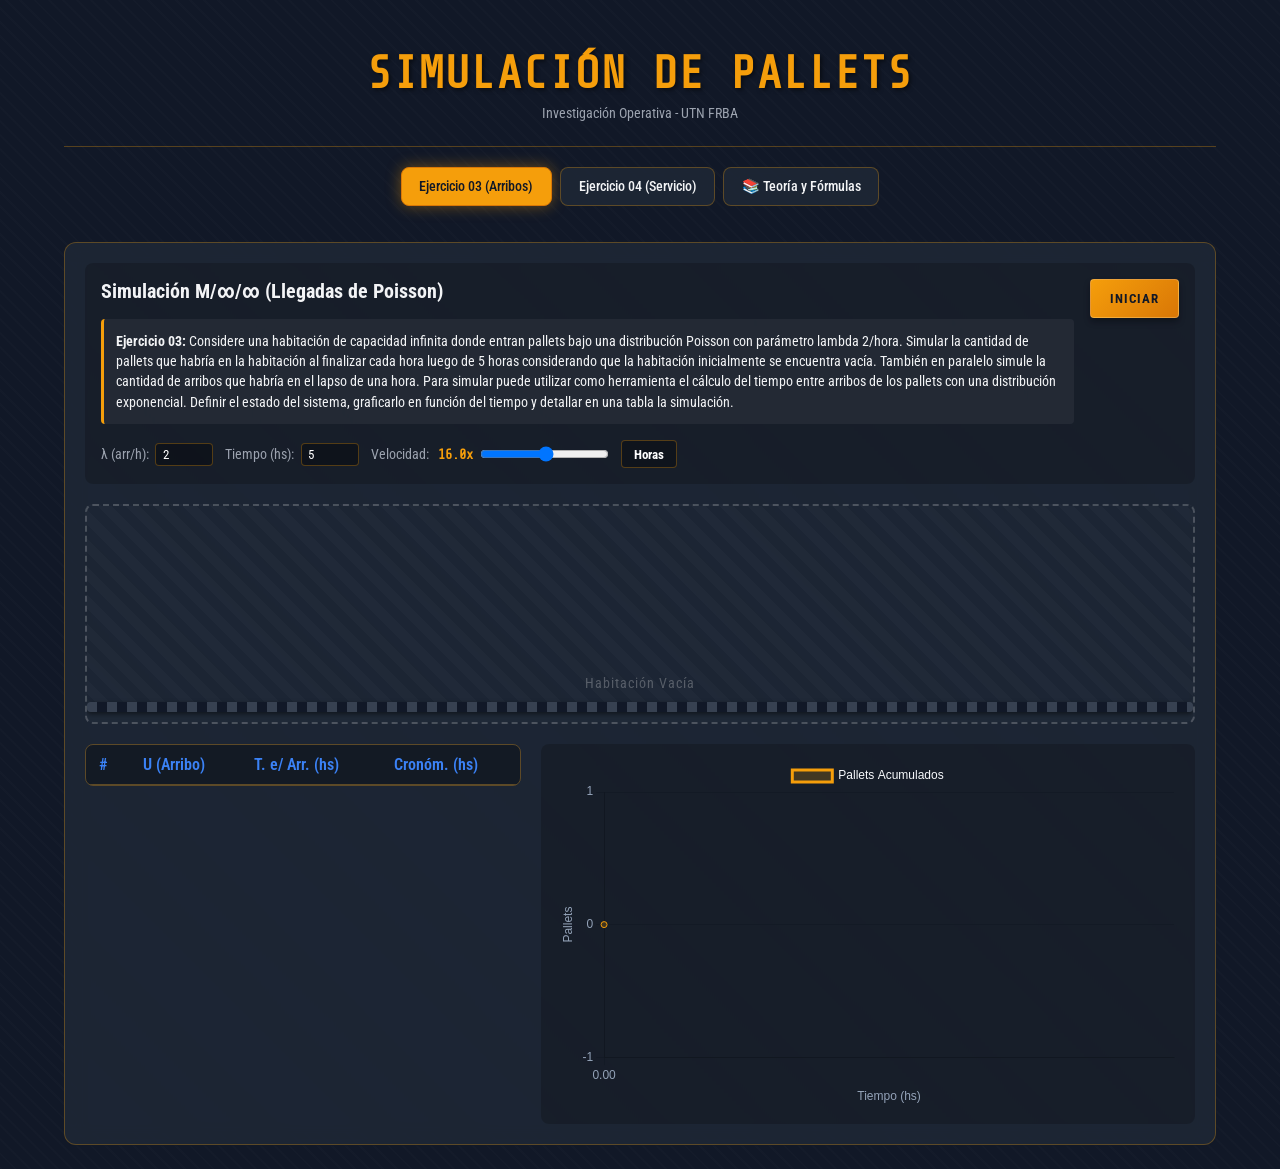
<file: docs/index.html>
<!doctype html>
<html lang="en">
  <head>
    <meta charset="UTF-8" />
    <link rel="icon" type="image/svg+xml" href="./favicon.svg" />
    <meta name="viewport" content="width=device-width, initial-scale=1.0" />
    <title>simulacion</title>
    <script type="module" crossorigin src="./assets/index-Ckr7xAU6.js"></script>
    <link rel="stylesheet" crossorigin href="./assets/index-DWpCa3Kl.css">
  </head>
  <body>
    <div id="root"></div>
  </body>
</html>
</file>
<file: docs/assets/index-DWpCa3Kl.css>
@import "https://fonts.googleapis.com/css2?family=Roboto+Condensed:wght@300;400;700&family=Share+Tech+Mono&display=swap";:root{--bg-dark:#111827;--bg-panel:#1f2937d9;--text-main:#f3f4f6;--text-muted:#9ca3af;--accent:#f59e0b;--accent-hover:#d97706;--accent-secondary:#3b82f6;--danger:#ef4444;--border:#f59e0b4d}*{box-sizing:border-box;margin:0;padding:0}input,button,table,textarea,select{font-family:inherit}body{background-color:var(--bg-dark);color:var(--text-main);background-image:repeating-linear-gradient(45deg,#ffffff03 0 2px,#0000 2px 10px);min-height:100vh;font-family:Roboto Condensed,sans-serif;overflow-x:hidden}.app-container{flex-direction:column;gap:1.25rem;max-width:1200px;margin:0 auto;padding:1.5rem;display:flex}header{text-align:center;border-bottom:1px solid var(--border);padding:1.5rem 0}header h1{color:var(--accent);text-transform:uppercase;letter-spacing:2px;text-shadow:2px 2px 4px #00000080;margin-bottom:.4rem;font-family:Share Tech Mono,monospace;font-size:clamp(1.4rem,5vw,2.8rem)}header p{color:var(--text-muted);font-size:.9rem}.tabs{flex-wrap:wrap;justify-content:center;gap:.5rem;margin-bottom:1rem;display:flex}.tab-btn{background:var(--bg-panel);border:1px solid var(--border);color:var(--text-main);cursor:pointer;-webkit-backdrop-filter:blur(10px);backdrop-filter:blur(10px);border-radius:8px;padding:.6rem 1.1rem;font-size:.9rem;font-weight:500;transition:all .2s}.tab-btn:hover{border-color:var(--accent)}.tab-btn.active{background:var(--accent);color:#111827;border-color:var(--accent-hover);box-shadow:0 0 15px #f59e0b66}.panel{background:var(--bg-panel);border:1px solid var(--border);-webkit-backdrop-filter:blur(10px);backdrop-filter:blur(10px);border-radius:12px;flex-direction:column;gap:1.25rem;padding:1.25rem;display:flex}.controls{background:#0003;border-radius:8px;flex-wrap:wrap;justify-content:space-between;align-items:flex-start;gap:1rem;padding:1rem;display:flex}.controls-row{color:var(--text-muted);flex-wrap:wrap;align-items:center;gap:.75rem;margin-top:.75rem;font-size:.85rem;display:flex}.ctrl-label{white-space:nowrap;align-items:center;gap:.4rem;display:flex}.ctrl-input{color:#fff;border:1px solid var(--border);background:#00000059;border-radius:4px;width:58px;padding:.2rem .4rem}.speed-label{align-items:center;gap:.4rem;display:flex}.speed-badge{text-align:right;min-width:38px;color:var(--accent);font-family:Share Tech Mono,monospace;font-weight:700;display:inline-block}.unit-btn{color:#fff;border:1px solid var(--border);cursor:pointer;background:#0000004d;border-radius:4px;padding:.35rem .75rem;font-size:.82rem;font-weight:700;transition:border-color .2s}.unit-btn:hover{border-color:var(--accent)}.btn-primary{background:linear-gradient(135deg, var(--accent), var(--accent-hover));color:#111827;text-transform:uppercase;letter-spacing:1px;cursor:pointer;white-space:nowrap;border:1px solid #fff3;border-radius:4px;align-self:flex-start;padding:.7rem 1.2rem;font-weight:700;transition:transform .1s,box-shadow .2s;box-shadow:0 4px 6px #0000004d}.btn-primary:active{transform:translateY(2px)}.btn-primary:not(:disabled):hover{box-shadow:0 0 15px #f59e0b99}.btn-primary:disabled{opacity:.5;cursor:not-allowed}.room-container{background:repeating-linear-gradient(45deg,#ffffff05,#ffffff05 10px,#0000 10px 20px);border:2px dashed #fff3;border-radius:8px;flex-wrap:wrap;align-content:flex-end;align-items:flex-end;gap:8px;height:220px;padding:10px 10px 30px;display:flex;position:relative;overflow:hidden;box-shadow:inset 0 -20px #1f2937}.room-container:after{content:"";background:repeating-linear-gradient(90deg,#374151 0 10px,#111827 10px 20px);border-radius:4px;width:100%;height:10px;animation:2s linear infinite beltMove;position:absolute;bottom:10px;left:0;box-shadow:0 2px 5px #00000080}@keyframes beltMove{0%{background-position:0 0}to{background-position:40px 0}}.room-empty{color:#ffffff40;text-align:center;letter-spacing:1px;width:100%;margin-bottom:auto;font-size:.9rem}.pallet{color:#111827;z-index:2;background:linear-gradient(#f59e0b 0%,#d97706 20%,#f59e0b 20%,#d97706 40%,#f59e0b 40%,#d97706 60%,#f59e0b 60%,#d97706 80%,#f59e0b 80%,#d97706 100%);border:1px solid #78350f;border-radius:2px;justify-content:center;align-items:center;width:40px;height:32px;font-family:Share Tech Mono,monospace;font-size:12px;font-weight:900;animation:.6s ease-out forwards slideInConveyor;display:flex;position:relative;box-shadow:2px 2px 5px #0009}.pallet.leaving{animation:1s ease-in forwards forkliftOut}.pallet.leaving:before{content:"🚜";z-index:1;font-size:28px;position:absolute;top:-8px;left:-24px}@keyframes slideInConveyor{0%{opacity:0;transform:translate(-150px)rotate(-5deg)}to{opacity:1;transform:translate(0)rotate(0)}}@keyframes forkliftOut{0%{opacity:1;transform:translate(0)}30%{transform:translateY(-10px)}to{opacity:0;transform:translate(200px)translateY(-10px)}}.results-grid{grid-template-columns:1fr 1.5fr;align-items:start;gap:1.25rem;display:grid}.table-container{border:1px solid var(--border);border-radius:8px;max-height:380px;overflow:auto}table{border-collapse:collapse;text-align:left;width:100%}th,td{border-bottom:1px solid var(--border);white-space:nowrap;padding:.6rem .8rem}th{color:var(--accent-secondary);z-index:1;background:#0000004d;font-weight:600;position:sticky;top:0}tbody tr:hover{background:#ffffff08}.chart-container{background:#0003;border-radius:8px;height:380px;padding:1rem}@media (width<=700px){.app-container{gap:.75rem;padding:.75rem}.controls{flex-direction:column;align-items:stretch}.controls-row{gap:.5rem}.btn-primary{text-align:center;align-self:stretch}.results-grid{grid-template-columns:1fr}.chart-container{height:260px}.room-container{height:160px}.tab-btn{padding:.5rem .75rem;font-size:.8rem}th,td{padding:.45rem .55rem;font-size:.78rem}}
</file>
